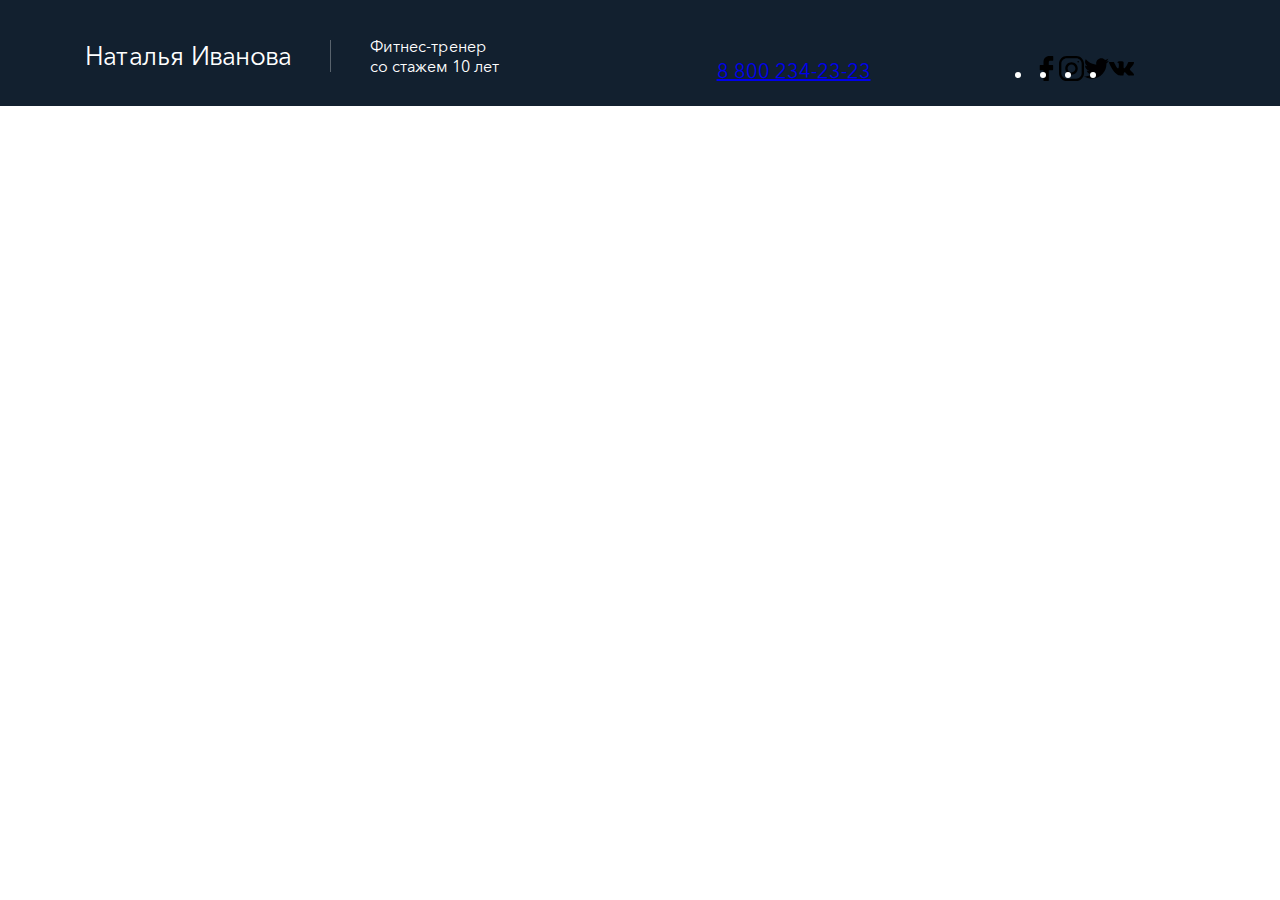
<file: index.html>
<!DOCTYPE html>
<html lang="en">
<head>
    <meta charset="UTF-8">
    <meta name="viewport" content="width=device-width, initial-scale=1.0">
    <meta http-equiv="X-UA-Compatible" content="ie=edge">
    <title>Document</title>
    <link rel="stylesheet" href="css/bootstrap-grid.min.css">
    <link rel="stylesheet" href="css/style.css">
</head>
<body>
    <div class="header">
        <div class="container">
            <div class="navbar">
                <div class="row">
                    <div class="col-lg-6">
                        <div class="navbar-logo">
                            <div class="navbar-logo__name">Наталья Иванова</div>
                            <div class="navbar-logo__description">
                                    Фитнес-тренер <br> со стажем 10 лет
                            </div>
                        </div>
                    </div>
                    <!-- /.col-lg-6 -->
                    <div class="col-lg-6">
                        <div class="navbar-info">
                            <a href="tel:+78002342323" class="navbar-phone">8 800 234-23-23</a>
                        <ul class="navbar-social">
                            <li class="navbar-social__item"><a href="#" class="navbar-social__link"><img src="img/social/facebook-logo.svg" alt=""></a></li>
                            <li class="navbar-social__item"><a href="#" class="navbar-social__link"><img src="img/social/instagram.svg" alt=""></a></li>
                            <li class="navbar-social__item"><a href="#" class="navbar-social__link"><img src="img/social/twitter-logo-silhouette.svg" alt=""></a></li>
                            <li class="navbar-social__item"><a href="#" class="navbar-social__link"><img src="img/social/vk-social-network-logo.svg" alt=""></a></li>
                        </ul>
                        </div>
                        
                    </div>
                    <!-- /.col-lg-6 -->
                </div>
                <!-- /.row -->
            </div>
            <!-- /.navbar -->
        </div>
        <!-- /.container -->
    </div>
    
</body>
</html>
</file>
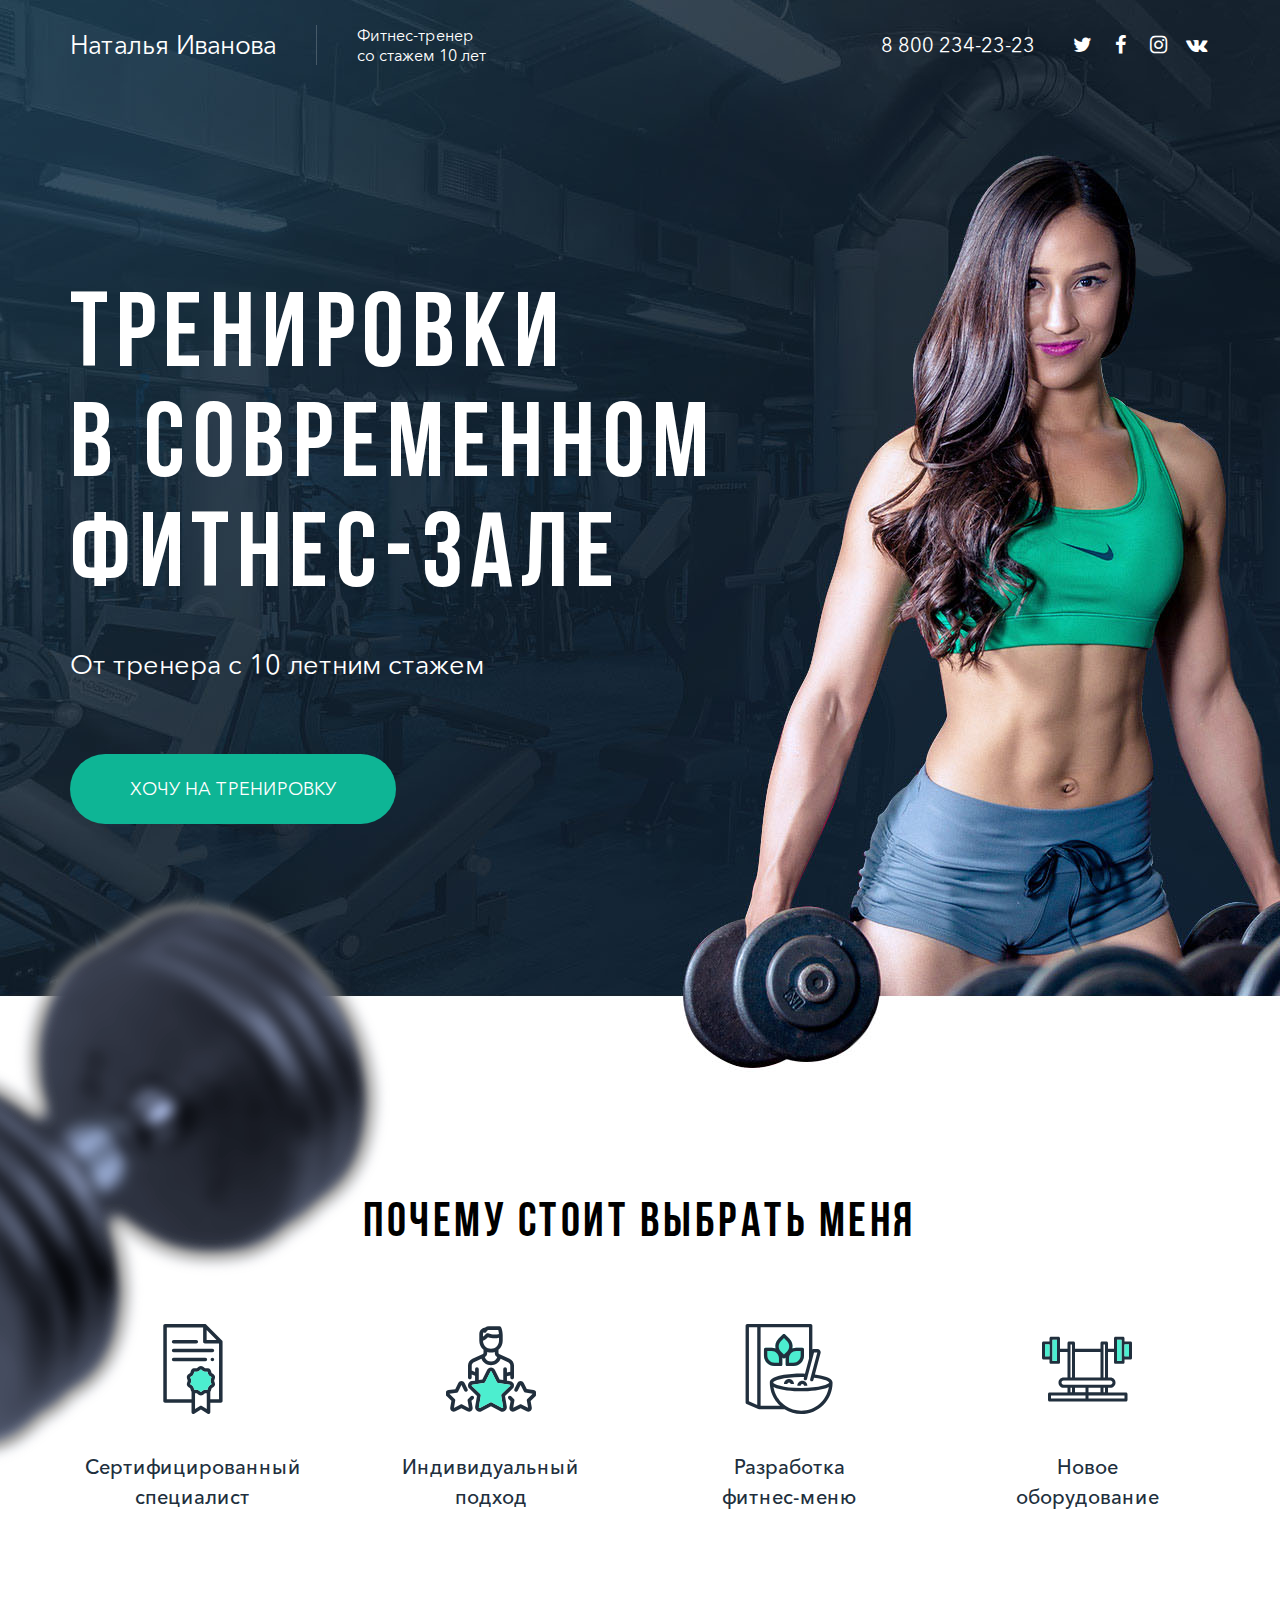
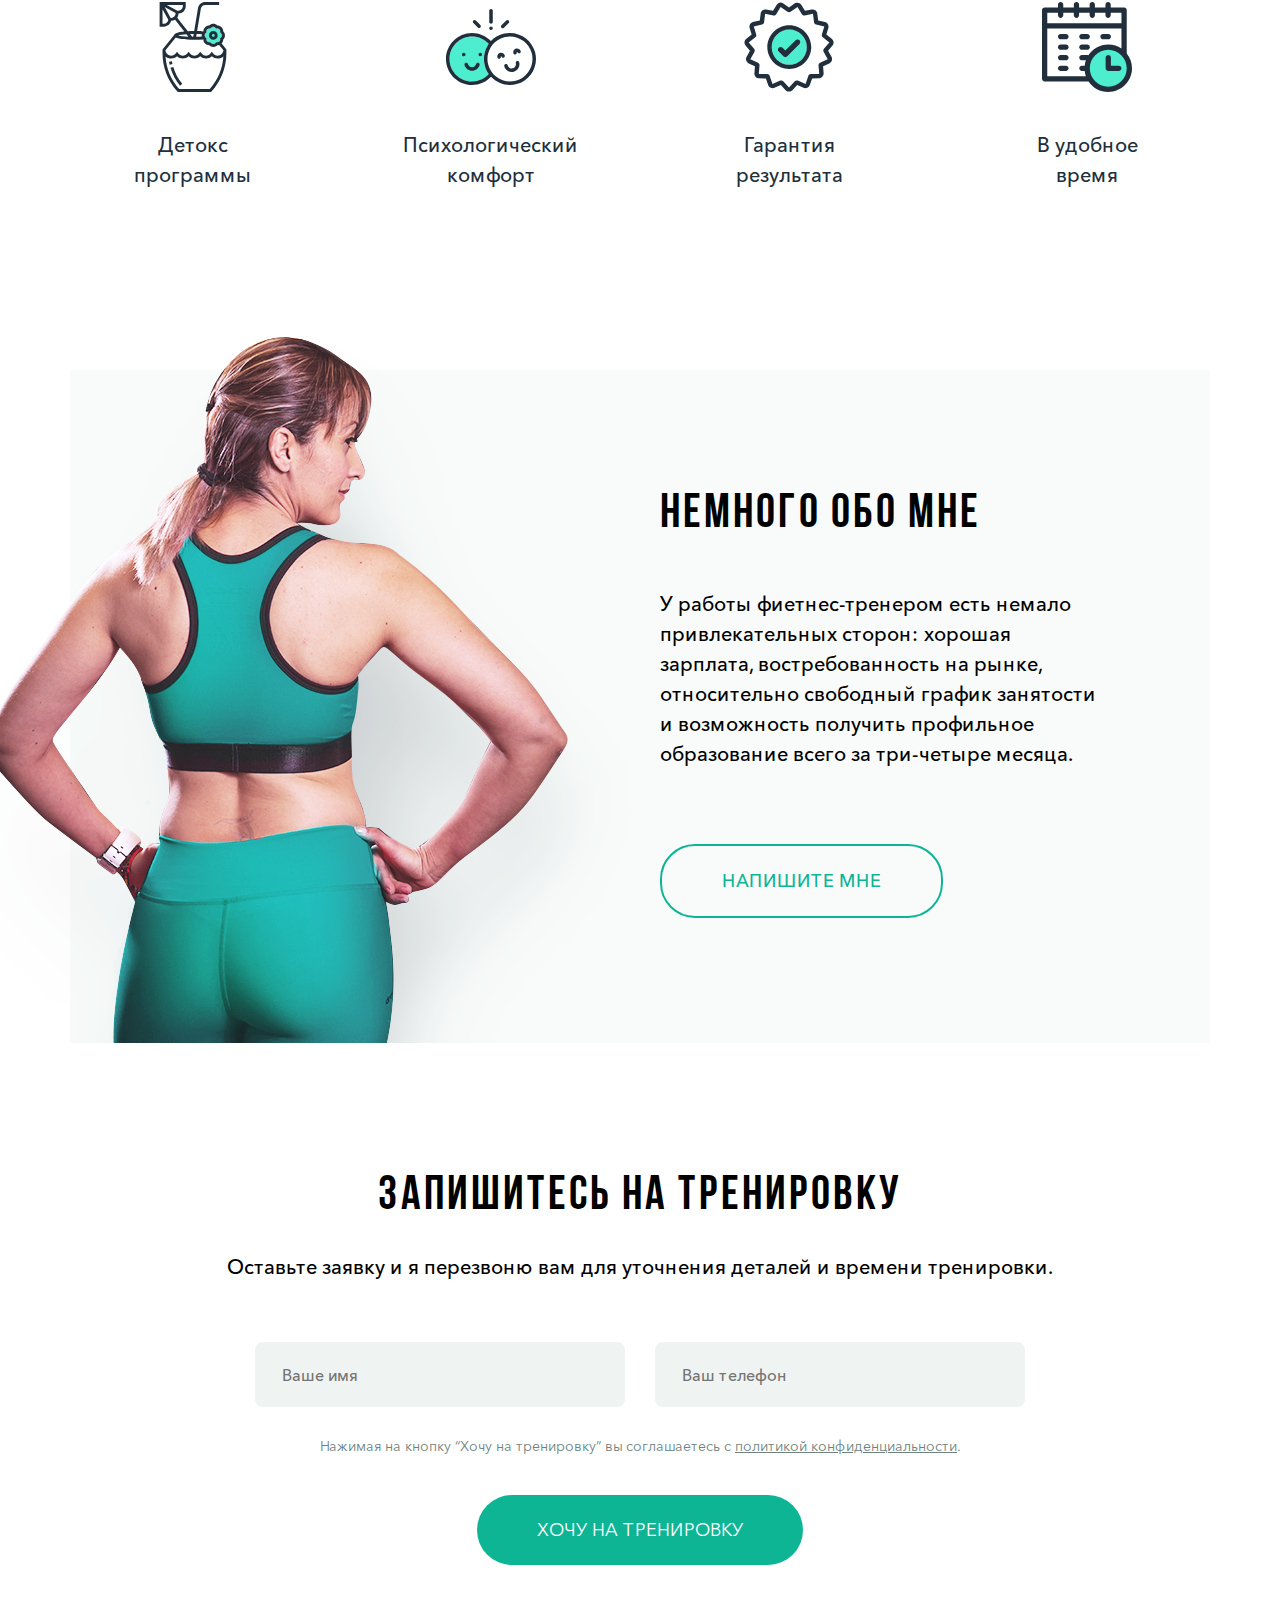
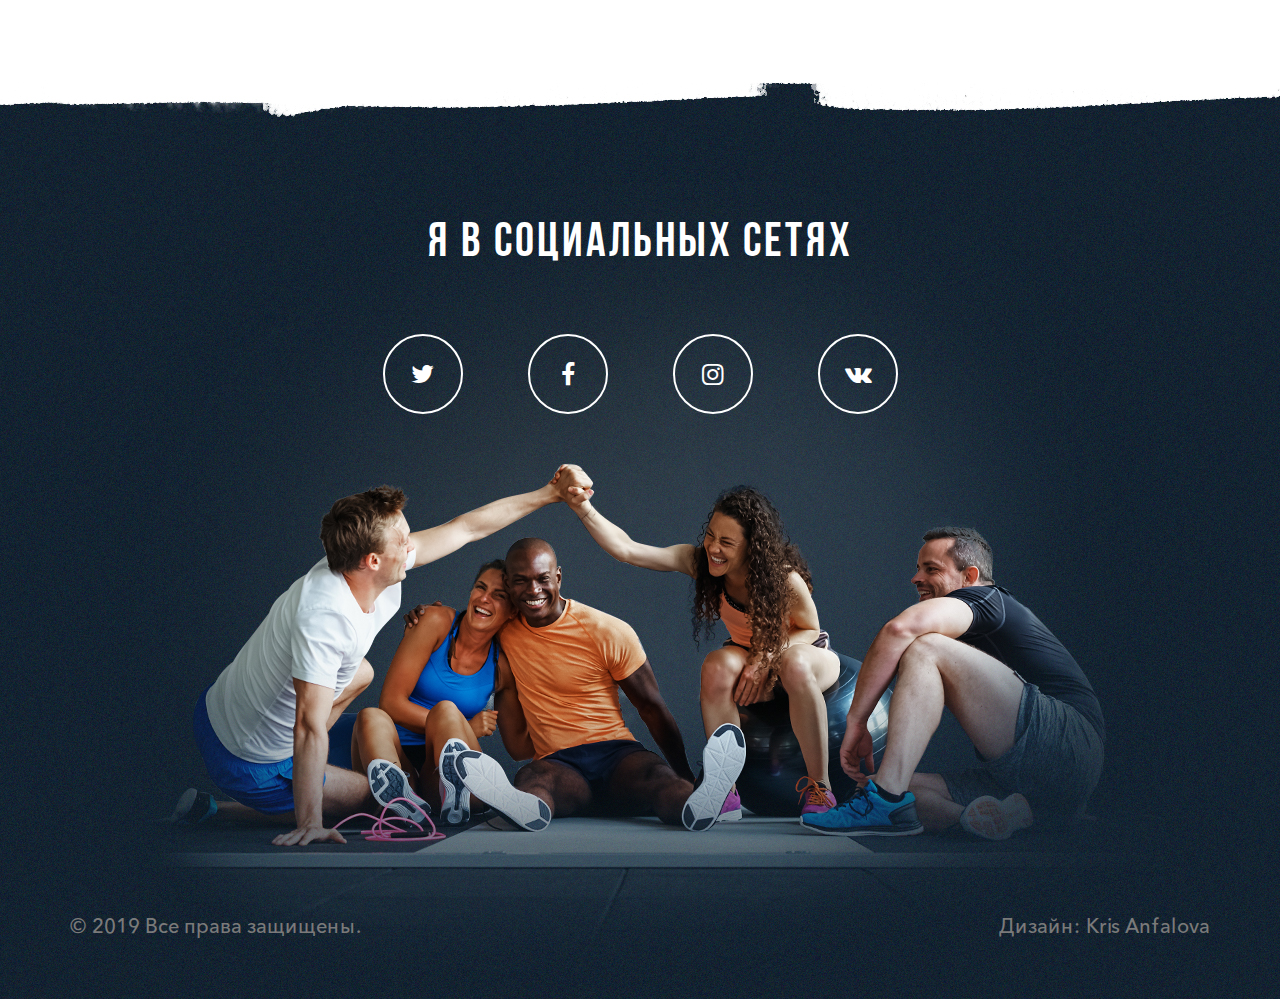
<file: my_index.html>
<!DOCTYPE html>
<html lang="en">

<head>
    <meta charset="UTF-8">
    <meta name="viewport" content="width=device-width, initial-scale=1.0">
    <meta http-equiv="X-UA-Compatible" content="ie=edge">
    <title>Document</title>
    <!-- <link rel="stylesheet" href="css/bootstrap-grid.min.css"> -->
    <link rel="stylesheet" href="css/mystyle.css">
</head>

<body>
    <div class="header">
        <div class="container">
            <div class="header__top">
                <div>
                    <div class="item-name">Наталья Иванова</div>
                    <div class="item-comment">Фитнес-тренер <br> со стажем 10 лет</div>
                </div>
                <div class="header__top-right">
                    <div class="item-tel"><a href="tel:+78002342323" class="navbar-phone">8 800 234-23-23</a></div>
                    <div class="item-icons">
                        <ul>
                            <li><a href="#"> <i class="icon icon-twitter"></i> </a></li>
                            <li><a href="#"> <i class="icon icon-facebook"></i> </a></li>
                            <li><a href="#"> <i class="icon icon-instagram"></i> </a></li>
                            <li><a href="#"> <i class="icon icon-vkontakte"></i> </a></li>
                        </ul>
                    </div>
                </div>
            </div>
            <div class="header__title">
                Тренировки <br> в современном <br> фитнес-зале
            </div>
            <div class="header__title-comment">
                От тренера с 10 летним стажем
            </div>
            <div class="btn header__btn">
                <a href="#">Хочу на тренировку</a>
            </div>
            <div class="header__gantel"></div>

        </div>
    </div>
    <section class="eggs">
        <div class="container">
            <div class="eggs__header">Почему стоит выбрать меня</div>
            <div class="eggs__container">
                <div class="eggs__item"><img src="img/file.svg" alt=""><br> Сертифицированный<br>специалист</div>
                <div class="eggs__item"><img src="img/rating.svg" alt=""><br>Индивидуальный<br>подход</div>
                <div class="eggs__item"><img src="img/cereals.svg" alt=""><br>Разработка<br>фитнес-меню</div>
                <div class="eggs__item"><img src="img/bodybuilder.svg" alt=""><br> Новое<br>оборудование</div>
                <div class="eggs__item"><img src="img/coconut-drink.svg" alt=""><br>Детокс<br>программы</div>
                <div class="eggs__item"><img src="img/smile.svg" alt=""><br>Психологический<br>комфорт</div>
                <div class="eggs__item"><img src="img/guarantee.svg" alt=""><br> Гарантия<br>результата</div>
                <div class="eggs__item"><img src="img/timetable.svg" alt=""><br>В удобное<br>время</div>                
            </div>
        </div>
    </section>
    <section class="about">
        <div class="container">
            <div class="about__inner">
                <img src="img/img-woman.png" alt="alt" class="myphoto">
                <div class="about__title">Немного обо мне</div>
                <div class="about__text">У работы фиетнес-тренером есть немало привлекательных сторон: хорошая зарплата, востребованность на рынке, относительно свободный график занятости и возможность получить профильное образование всего за три-четыре месяца. </div>
                <a href="#" class="btn about__btn">Напишите мне</a>
            </div>  
        </div>
    </section>
    <section class="order">
        <div class="container">
            <div class="order__title">Запишитесь на тренировку</div>
            <div class="order__text">Оставьте заявку и я перезвоню вам для уточнения деталей и времени тренировки.</div>
            <div class="order__contacs">
                <input type="text" class="order__input" placeholder="Ваше имя">
                <input type="text" class="order__input" placeholder="Ваш телефон">
            </div>
            <div class="order__comment">Нажимая на кнопку “Хочу на тренировку” вы соглашаетесь с <a class="order__comment order__comment-ref" href="#">политикой конфиденциальности</a>.</div>
            <a href="#" class="btn">Хочу на тренировку</a>
        </div>
    </section>
    <section class="footer">
        <div class="container">
            <div class="footer__title">я в социальных сетях</div>
            <div class="footer__icons">
                <ul>
                    <li><a href=""><i class="footer__icons-item icon icon-twitter"></i></a></li>
                    <li><a href=""><i class="footer__icons-item icon icon-facebook"></i></a></li>
                    <li><a href=""><i class="footer__icons-item icon icon-instagram"></i></a></li>
                    <li><a href=""><i class="footer__icons-item icon icon-vkontakte"></i></a></li>
                </ul>
            </div> 
            <div class="footer__copyright">
                <div class="footer__copyright-text">© 2019 Все права защищены.</div>
                <div class="footer__copyright-text">Дизайн: Kris Anfalova</div>
            </div>
        </div>
    </section>
</body>

</html>
</file>
<file: css/style.css>
@charset "UTF-8";
@font-face {
  font-family: 'Avenir Next Cyr Regular';
  src: url("../fonts/AvenirNextCyr-Regular.eot");
  src: url("../fonts/AvenirNextCyr-Regular.eot?#iefix") format("embedded-opentype"), url("../fonts/AvenirNextCyr-Regular.woff") format("woff"), url("../fonts/AvenirNextCyr-Regular.ttf") format("truetype");
  font-weight: normal;
  font-style: normal;
}

@font-face {
  font-family: 'Avenir Next Cyr Medium';
  src: url("../fonts/AvenirNextCyr-Medium.eot");
  src: url("../fonts/AvenirNextCyr-Medium.eot?#iefix") format("embedded-opentype"), url("../fonts/AvenirNextCyr-Medium.woff") format("woff"), url("../fonts/AvenirNextCyr-Medium.ttf") format("truetype");
  font-weight: normal;
  font-style: normal;
}

@font-face {
  font-family: 'Bebas';
  src: url("../fonts/BebasNeueBold.eot");
  src: url("../fonts/BebasNeueBold.eot?#iefix") format("embedded-opentype"), url("../fonts/BebasNeueBold.woff") format("woff"), url("../fonts/BebasNeueBold.ttf") format("truetype");
  font-weight: normal;
  font-style: normal;
}

@font-face {
  font-family: 'fontello';
  src: url("../fonts/fontello.eot?35074668");
  src: url("../fonts/fontello.eot?35074668#iefix") format("embedded-opentype"), url("../fonts/fontello.woff2?35074668") format("woff2"), url("../fonts/fontello.woff?35074668") format("woff"), url("../fonts/fontello.ttf?35074668") format("truetype"), url("../fonts/fontello.svg?35074668#fontello") format("svg");
  font-weight: normal;
  font-style: normal;
}

/* Chrome hack: SVG is rendered more smooth in Windozze. 100% magic, uncomment if you need it. */
/* Note, that will break hinting! In other OS-es font will be not as sharp as it could be */
/*
    @media screen and (-webkit-min-device-pixel-ratio:0) {
    @font-face {
        font-family: 'fontello';
        src: url('../font/fontello.svg?35074668#fontello') format('svg');
    }
    }
    */
[class^="icon-"]:before, [class*=" icon-"]:before {
  font-family: "fontello";
  font-style: normal;
  font-weight: normal;
  speak: none;
  display: inline-block;
  text-decoration: inherit;
  width: 1em;
  margin-right: .2em;
  text-align: center;
  /* opacity: .8; */
  /* For safety - reset parent styles, that can break glyph codes*/
  font-variant: normal;
  text-transform: none;
  /* fix buttons height, for twitter bootstrap */
  line-height: 1em;
  /* Animation center compensation - margins should be symmetric */
  /* remove if not needed */
  margin-left: .2em;
  /* you can be more comfortable with increased icons size */
  /* font-size: 120%; */
  /* Font smoothing. That was taken from TWBS */
  -webkit-font-smoothing: antialiased;
  -moz-osx-font-smoothing: grayscale;
  /* Uncomment for 3D effect */
  /* text-shadow: 1px 1px 1px rgba(127, 127, 127, 0.3); */
}

.icon-twitter:before {
  content: '\f099';
}

/* '' */
.icon-facebook:before {
  content: '\f09a';
}

/* '' */
.icon-instagram:before {
  content: '\f16d';
}

/* '' */
.icon-vkontakte:before {
  content: '\f189';
}

/* '' */
body {
  margin: 0;
  font-size: 20px;
  font-family: 'Avenir Next Cyr Regular';
}

img {
  max-width: 100%;
}

.header {
  background: #12202f;
  color: #fff;
  padding-top: 36px;
}

.navbar-logo {
  display: -webkit-box;
  display: -ms-flexbox;
  display: flex;
  -webkit-box-align: center;
      -ms-flex-align: center;
          align-items: center;
}

.navbar-logo__name {
  margin-right: 39px;
  padding-right: 39px;
  border-right: 1px solid rgba(255, 255, 255, 0.3);
  font-size: 26px;
}

.navbar-logo__description {
  font-size: 16px;
}

.navbar-info {
  display: -webkit-box;
  display: -ms-flexbox;
  display: flex;
  -webkit-box-align: center;
      -ms-flex-align: center;
          align-items: center;
  -ms-flex-pack: distribute;
      justify-content: space-around;
}

.navbar-social {
  display: -webkit-box;
  display: -ms-flexbox;
  display: flex;
  -ms-flex-pack: distribute;
      justify-content: space-around;
  -webkit-box-align: center;
      -ms-flex-align: center;
          align-items: center;
}

.navbar-social__item {
  width: 25px;
}
/*# sourceMappingURL=style.css.map */
</file>
<file: css/mystyle.css>
@charset "UTF-8";
@font-face {
  font-family: 'Avenir Next Cyr Regular';
  src: url("../fonts/AvenirNextCyr-Regular.eot");
  src: url("../fonts/AvenirNextCyr-Regular.eot?#iefix") format("embedded-opentype"), url("../fonts/AvenirNextCyr-Regular.woff") format("woff"), url("../fonts/AvenirNextCyr-Regular.ttf") format("truetype");
  font-weight: normal;
  font-style: normal;
}

@font-face {
  font-family: 'Avenir Next Cyr Medium';
  src: url("../fonts/AvenirNextCyr-Medium.eot");
  src: url("../fonts/AvenirNextCyr-Medium.eot?#iefix") format("embedded-opentype"), url("../fonts/AvenirNextCyr-Medium.woff") format("woff"), url("../fonts/AvenirNextCyr-Medium.ttf") format("truetype");
  font-weight: normal;
  font-style: normal;
}

@font-face {
  font-family: 'Bebas';
  src: url("../fonts/BebasNeueBold.eot");
  src: url("../fonts/BebasNeueBold.eot?#iefix") format("embedded-opentype"), url("../fonts/BebasNeueBold.woff") format("woff"), url("../fonts/BebasNeueBold.ttf") format("truetype");
  font-weight: normal;
  font-style: normal;
}

@font-face {
  font-family: 'fontello';
  src: url("../fonts/fontello.eot?35074668");
  src: url("../fonts/fontello.eot?35074668#iefix") format("embedded-opentype"), url("../fonts/fontello.woff2?35074668") format("woff2"), url("../fonts/fontello.woff?35074668") format("woff"), url("../fonts/fontello.ttf?35074668") format("truetype"), url("../fonts/fontello.svg?35074668#fontello") format("svg");
  font-weight: normal;
  font-style: normal;
}

/* Chrome hack: SVG is rendered more smooth in Windozze. 100% magic, uncomment if you need it. */
/* Note, that will break hinting! In other OS-es font will be not as sharp as it could be */
/*
    @media screen and (-webkit-min-device-pixel-ratio:0) {
    @font-face {
        font-family: 'fontello';
        src: url('../font/fontello.svg?35074668#fontello') format('svg');
    }
    }
    */
[class^="icon-"]:before, [class*=" icon-"]:before {
  font-family: "fontello";
  font-style: normal;
  font-weight: normal;
  speak: none;
  display: inline-block;
  text-decoration: inherit;
  width: 1em;
  margin-right: .2em;
  text-align: center;
  /* opacity: .8; */
  /* For safety - reset parent styles, that can break glyph codes*/
  font-variant: normal;
  text-transform: none;
  /* fix buttons height, for twitter bootstrap */
  line-height: 1em;
  /* Animation center compensation - margins should be symmetric */
  /* remove if not needed */
  margin-left: .2em;
  /* you can be more comfortable with increased icons size */
  /* font-size: 120%; */
  /* Font smoothing. That was taken from TWBS */
  -webkit-font-smoothing: antialiased;
  -moz-osx-font-smoothing: grayscale;
  /* Uncomment for 3D effect */
  /* text-shadow: 1px 1px 1px rgba(127, 127, 127, 0.3); */
}

.icon-twitter:before {
  content: '\f099';
}

/* '' */
.icon-facebook:before {
  content: '\f09a';
}

/* '' */
.icon-instagram:before {
  content: '\f16d';
}

/* '' */
.icon-vkontakte:before {
  content: '\f189';
}

/* '' */
* {
  -webkit-box-sizing: border-box;
          box-sizing: border-box;
}

ul,
li {
  list-style: none;
  margin: 0;
  padding: 0;
}

img {
  max-width: 100%;
}

a:link, a:visited {
  color: #fff;
  text-decoration: none;
}

.btn {
  font-size: 18px;
  line-height: 70px;
  background: #0eb595;
  padding: 0 60px;
  display: inline-block;
  border-radius: 35px;
  text-align: center;
  color: #fff !important;
  text-transform: uppercase;
  cursor: pointer;
}

body {
  margin: 0;
  font-size: 20px;
  font-family: 'Avenir Next Cyr Regular';
}

.header {
  background: #12202f;
  color: #fff;
  padding-top: 10px;
  background-image: url(../img/backgound-header.jpg);
  background-repeat: no-repeat;
  background-position: center;
  min-height: 1080px;
}

.container {
  max-width: 1170px;
  margin: 0 auto;
  padding: 15px;
}

.header__top {
  height: 40px;
  display: -webkit-box;
  display: -ms-flexbox;
  display: flex;
  -webkit-box-pack: justify;
      -ms-flex-pack: justify;
          justify-content: space-between;
  -webkit-box-align: center;
      -ms-flex-align: center;
          align-items: center;
}

.item-name {
  float: left;
  font-size: 26px;
  line-height: 40px;
  -webkit-box-align: center;
      -ms-flex-align: center;
          align-items: center;
  padding-right: 40px;
  margin-right: 40px;
  border-right: 1px solid rgba(255, 255, 255, 0.2);
}

.item-comment {
  float: left;
  font-size: 16px;
}

.header__top-right {
  display: -webkit-box;
  display: -ms-flexbox;
  display: flex;
  -ms-flex-pack: distribute;
      justify-content: space-around;
  -webkit-box-align: center;
      -ms-flex-align: center;
          align-items: center;
}

.header__top-right .item-tel {
  margin-right: 23px;
}

.item-icons li {
  float: left;
  margin-left: 10px;
}

.icon {
  color: #fff;
  font-family: 'fontello';
  line-height: 30px;
}

.header__title {
  font-family: 'bebas';
  font-size: 106px;
  line-height: 110px;
  letter-spacing: 7.5px;
  margin-top: 220px;
}

.header__title-comment {
  font-size: 27px;
  line-height: 19px;
  margin-top: 40px;
}

.header__btn {
  margin-top: 80px;
}

.header__gantel {
  background-image: url(../img/dumbells.png);
  position: absolute;
  top: 850px;
  left: 0;
  background-repeat: no-repeat;
  min-height: 677px;
  width: 390px;
}

.eggs__header {
  font-family: 'bebas';
  font-size: 48px;
  line-height: 19px;
  text-align: center;
  width: 100%;
  margin-top: 120px;
  letter-spacing: 3.5px;
}

.eggs__container {
  width: 100%;
  display: -webkit-box;
  display: -ms-flexbox;
  display: flex;
  -webkit-box-pack: justify;
      -ms-flex-pack: justify;
          justify-content: space-between;
  -ms-flex-flow: wrap;
      flex-flow: wrap;
  margin-bottom: 150px;
}

.eggs__item {
  min-width: 245px;
  font-family: 'Avenir Next Cyr Medium';
  font-size: 20px;
  line-height: 30px;
  color: #212f3d;
  text-align: center;
  margin-top: 90px;
}

.eggs__item img {
  max-width: 90px;
  max-width: 90px;
  margin-bottom: 30px;
}

.myphoto {
  width: 687px;
  height: 706px;
  position: absolute;
  bottom: 0;
  left: -124px;
}

.about__inner {
  background-color: #f8fbfa;
  height: 673px;
  position: relative;
  padding: 121px 110px 0 590px;
}

.about__title {
  font-family: 'bebas';
  font-size: 48px;
  letter-spacing: 3px;
}

.about__text {
  font-family: 'Avenir Next Cyr Medium';
  font-size: 20px;
  line-height: 30px;
  margin: 50px 0 75px 0;
}

.about__btn {
  font-family: 'Avenir Next Cyr Medium';
  color: #0eb595 !important;
  background-color: #f8fbfa;
  border: 2px solid #0eb595;
}

.order {
  margin: 115px 0 100px;
  text-align: center;
}

.order__title {
  font-family: 'bebas';
  font-size: 48px;
  line-height: 19px;
  letter-spacing: 3px;
}

.order__text {
  font-family: 'Avenir Next Cyr Medium';
  line-height: 30px;
  margin: 45px 0 60px 0;
}

.order__contacs {
  display: -webkit-box;
  display: -ms-flexbox;
  display: flex;
  -webkit-box-pack: justify;
      -ms-flex-pack: justify;
          justify-content: space-between;
  margin: 0 185px;
}

.order__input {
  width: 370px;
  height: 65px;
  background-color: #eff4f3;
  border-radius: 8px;
  border: none;
  font-family: 'Avenir Next Cyr Medium';
  font-size: 16px;
  line-height: 30px;
  padding-left: 27px;
}

.order__comment {
  font-size: 14px;
  color: #6e837f;
  margin: 30px 0 40px 0;
}

.order__comment-ref:link, .order__comment-ref:visited {
  color: #6e837f !important;
  text-decoration: underline;
}

.footer {
  background-image: url(../img/footer-fon.jpg);
  background-repeat: no-repeat;
  background-position: center;
  min-height: 919px;
  text-align: center;
  padding-top: 140px;
}

.footer__title {
  font-family: 'bebas';
  font-size: 48px;
  line-height: 19px;
  letter-spacing: 3px;
  color: #fff;
}

.footer__icons {
  margin-top: 80px;
  margin-left: auto;
  margin-right: auto;
}

.footer__icons li {
  display: inline-block;
  height: 80px;
  width: 80px;
  border: 2px solid #ffffff;
  border-radius: 40px;
  padding: 25px 0 0 0;
}

.footer__icons li + li {
  margin-left: 60px;
}

.footer__icons-item:before {
  font-size: 25px;
}

.footer__copyright {
  display: -webkit-box;
  display: -ms-flexbox;
  display: flex;
  -webkit-box-pack: justify;
      -ms-flex-pack: justify;
          justify-content: space-between;
}

.footer__copyright-text {
  font-family: 'Avenir Next Cyr Medium';
  color: #7a7a7a;
  padding-top: 500px;
}
/*# sourceMappingURL=mystyle.css.map */
</file>
